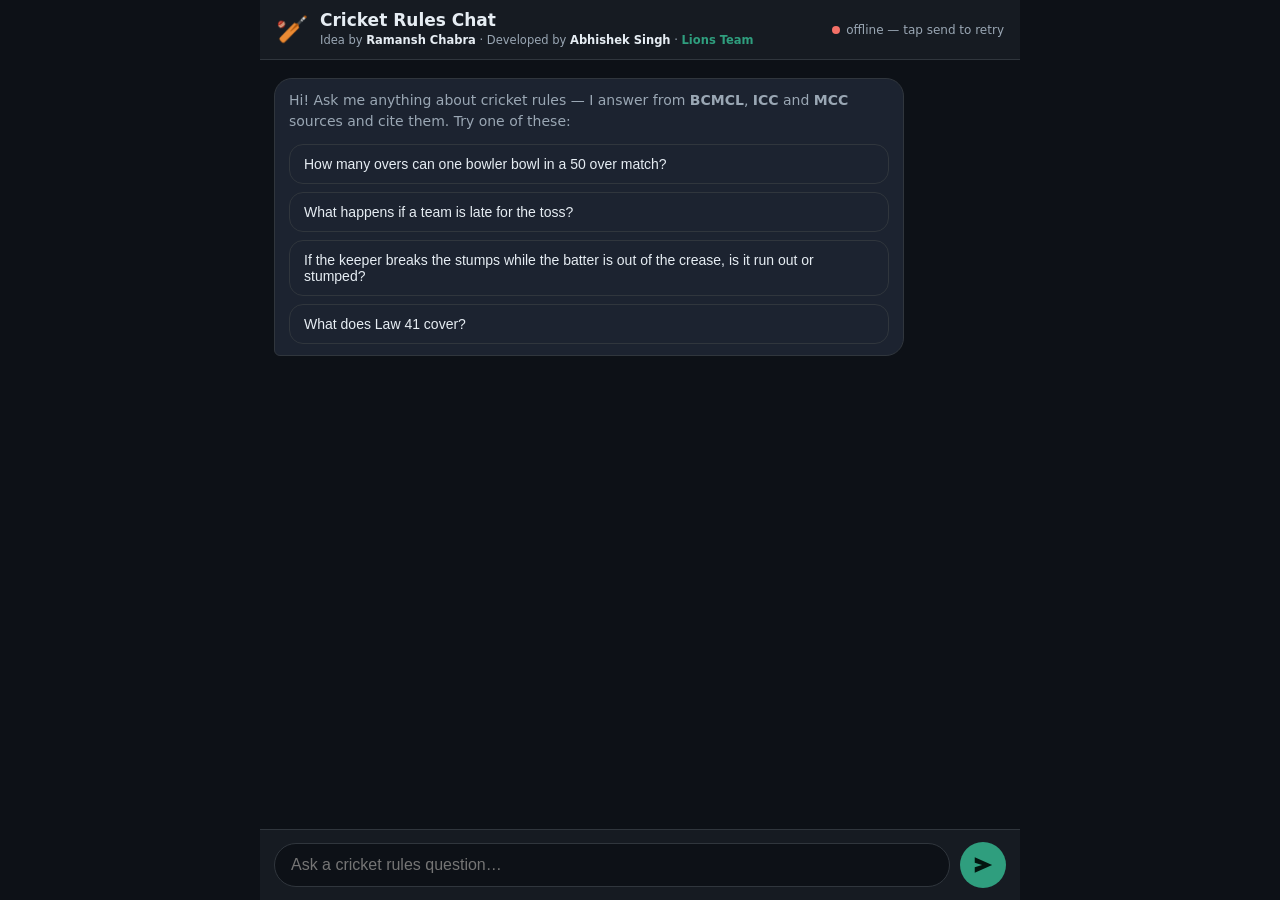
<file: docs/index.html>
<!DOCTYPE html>
<html lang="en">
<head>
<meta charset="UTF-8">
<meta name="viewport" content="width=device-width, initial-scale=1.0, maximum-scale=1.0, viewport-fit=cover">
<meta name="theme-color" content="#0d1117">
<title>Cricket Rules Chat</title>
<link rel="stylesheet" href="style.css">
</head>
<body>
  <div class="chat">
    <header class="bar">
      <div class="title">
        <span class="logo">🏏</span>
        <div class="meta">
          <h1>Cricket Rules Chat</h1>
          <span class="credit">Idea by <b>Ramansh Chabra</b> · Developed by <b>Abhishek Singh</b> · <span class="team">Lions Team</span></span>
        </div>
      </div>
      <span id="health" class="health"><span class="dot"></span>connecting…</span>
    </header>

    <main id="thread" class="thread" aria-live="polite"></main>

    <form id="composer" class="composer" autocomplete="off">
      <input id="question" type="text" inputmode="text"
             placeholder="Ask a cricket rules question…" maxlength="500" />
      <button id="send" type="submit" aria-label="Send">
        <svg viewBox="0 0 24 24" width="22" height="22"><path fill="currentColor" d="M3 20.5v-6l8-2.5-8-2.5v-6l19 8.5z"/></svg>
      </button>
    </form>
  </div>

  <script src="config.js"></script>
  <script src="app.js"></script>
</body>
</html>
</file>
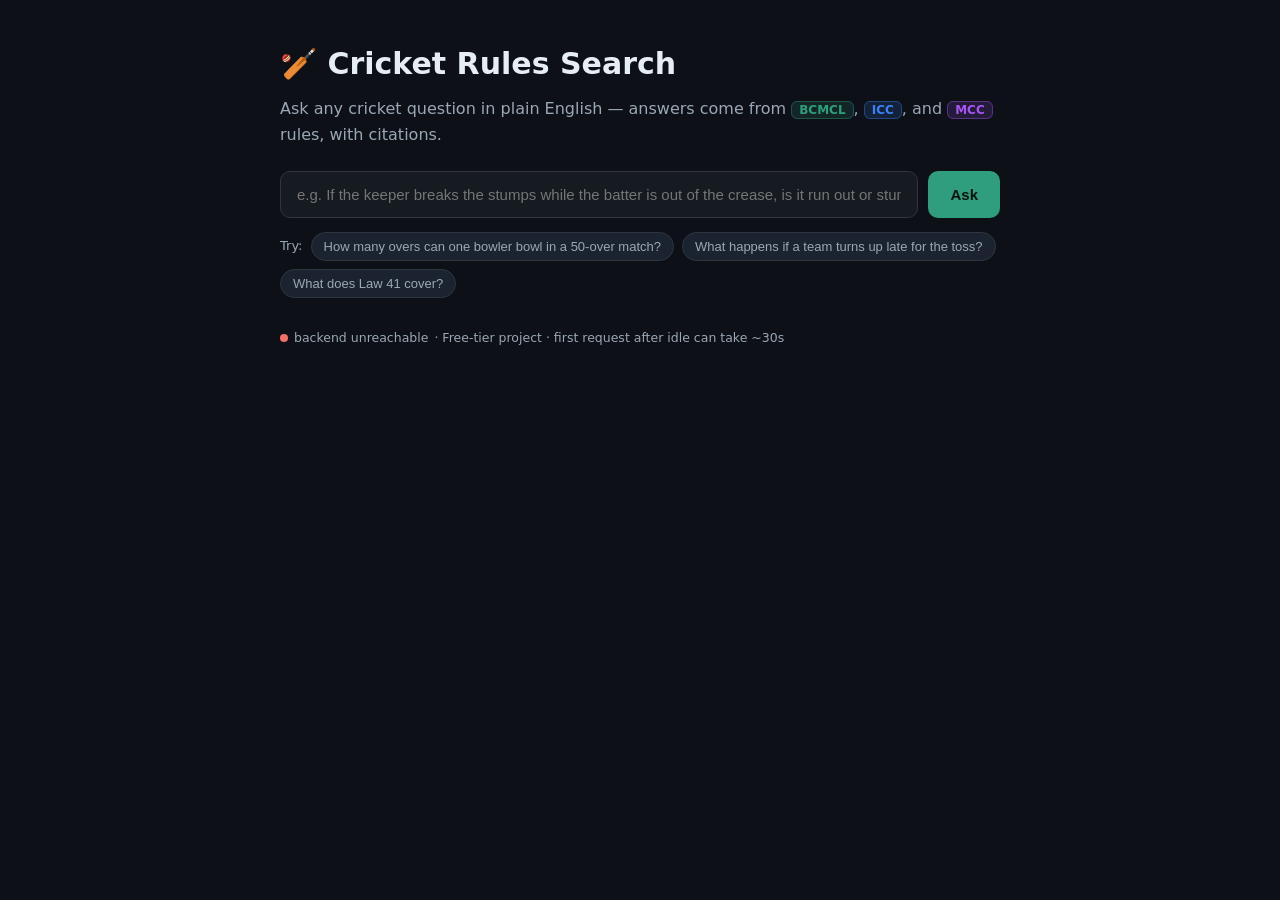
<file: frontend/index.html>
<!DOCTYPE html>
<html lang="en">
<head>
<meta charset="UTF-8">
<meta name="viewport" content="width=device-width, initial-scale=1.0">
<title>Cricket Rules Search</title>
<link rel="stylesheet" href="style.css">
</head>
<body>
  <main class="app">
    <header class="head">
      <h1>🏏 Cricket Rules Search</h1>
      <p class="sub">Ask any cricket question in plain English — answers come from
        <span class="src b">BCMCL</span>, <span class="src i">ICC</span>, and
        <span class="src m">MCC</span> rules, with citations.</p>
    </header>

    <form id="searchForm" class="search">
      <input id="question" type="text" autocomplete="off"
             placeholder="e.g. If the keeper breaks the stumps while the batter is out of the crease, is it run out or stumped?" />
      <button id="askBtn" type="submit">Ask</button>
    </form>

    <div class="examples" id="examples">
      <span>Try:</span>
      <button class="chip">How many overs can one bowler bowl in a 50-over match?</button>
      <button class="chip">What happens if a team turns up late for the toss?</button>
      <button class="chip">What does Law 41 cover?</button>
    </div>

    <section id="status" class="status hidden"></section>

    <section id="result" class="result hidden">
      <div id="answer" class="answer"></div>
      <div id="sources" class="sources"></div>
    </section>

    <footer class="foot">
      <span id="health" class="health">connecting…</span>
      <span>· Free-tier project · first request after idle can take ~30s</span>
    </footer>
  </main>

  <script src="config.js"></script>
  <script src="app.js"></script>
</body>
</html>
</file>
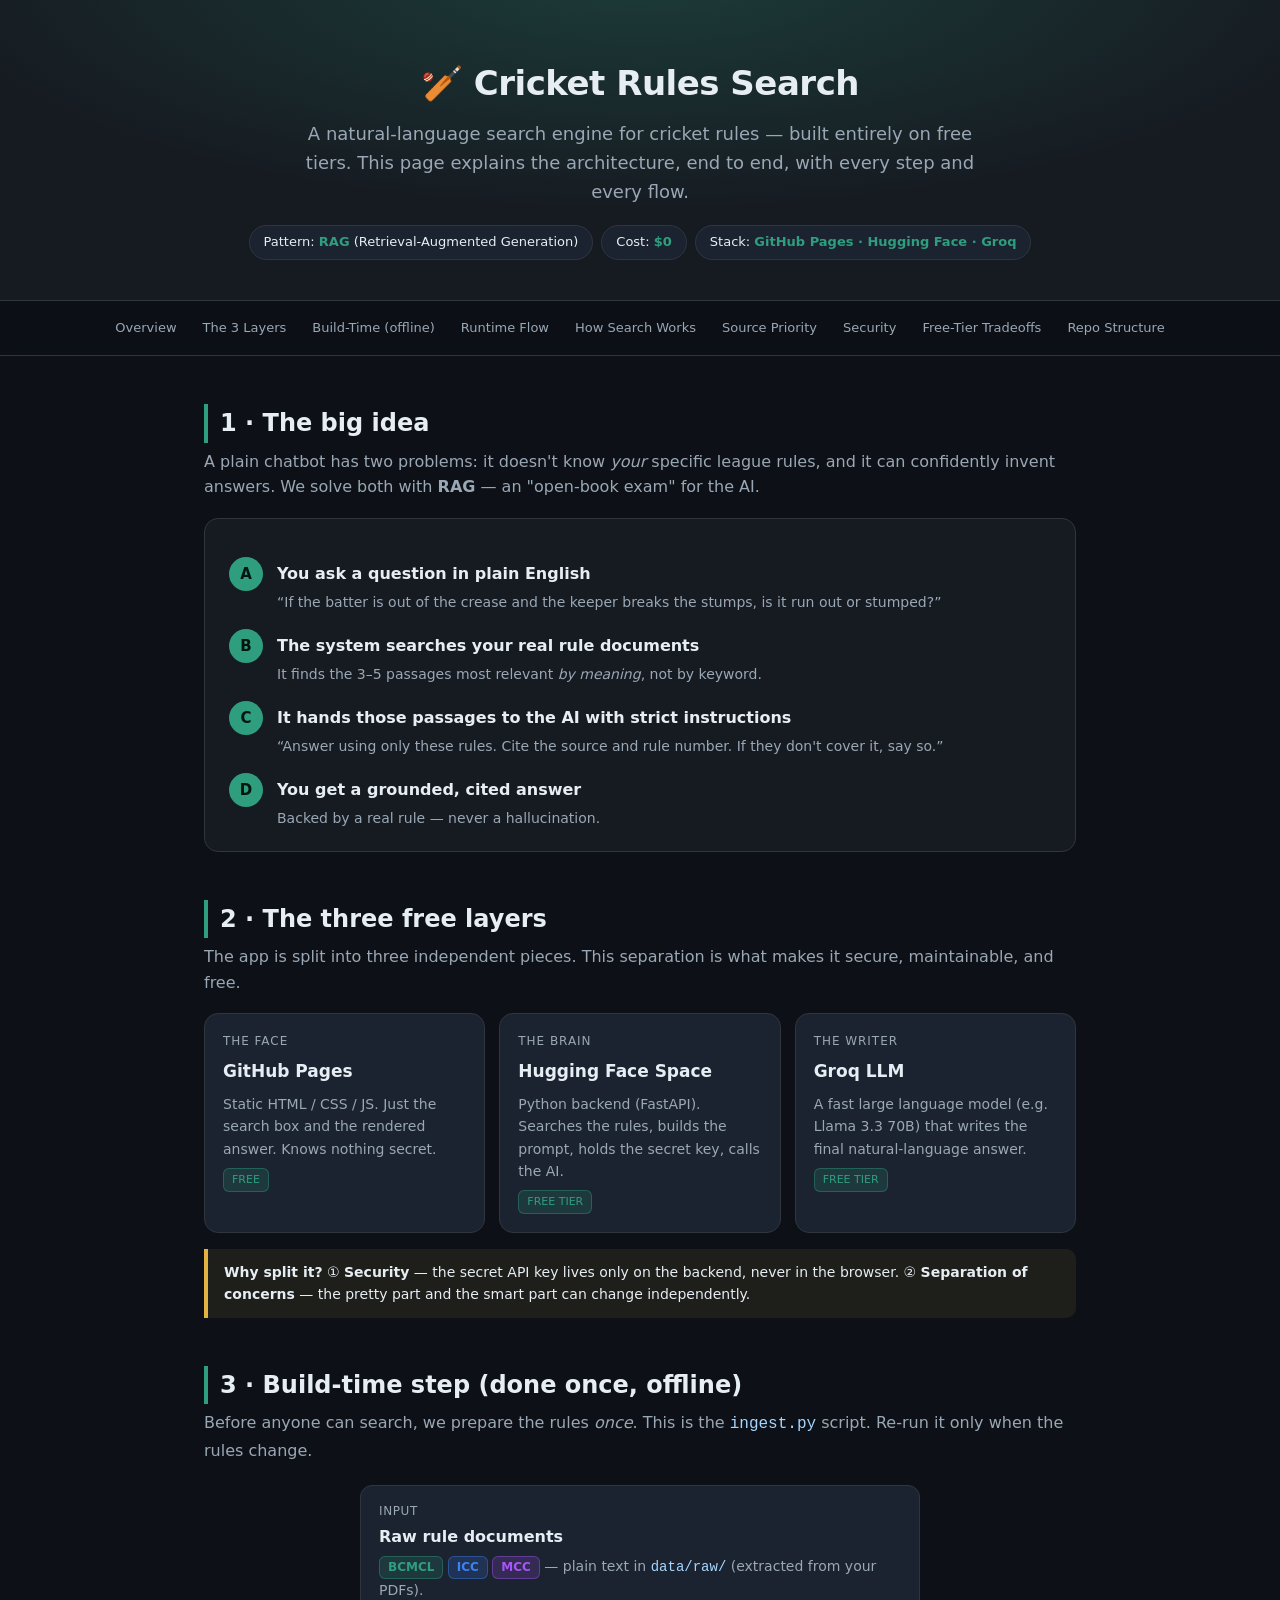
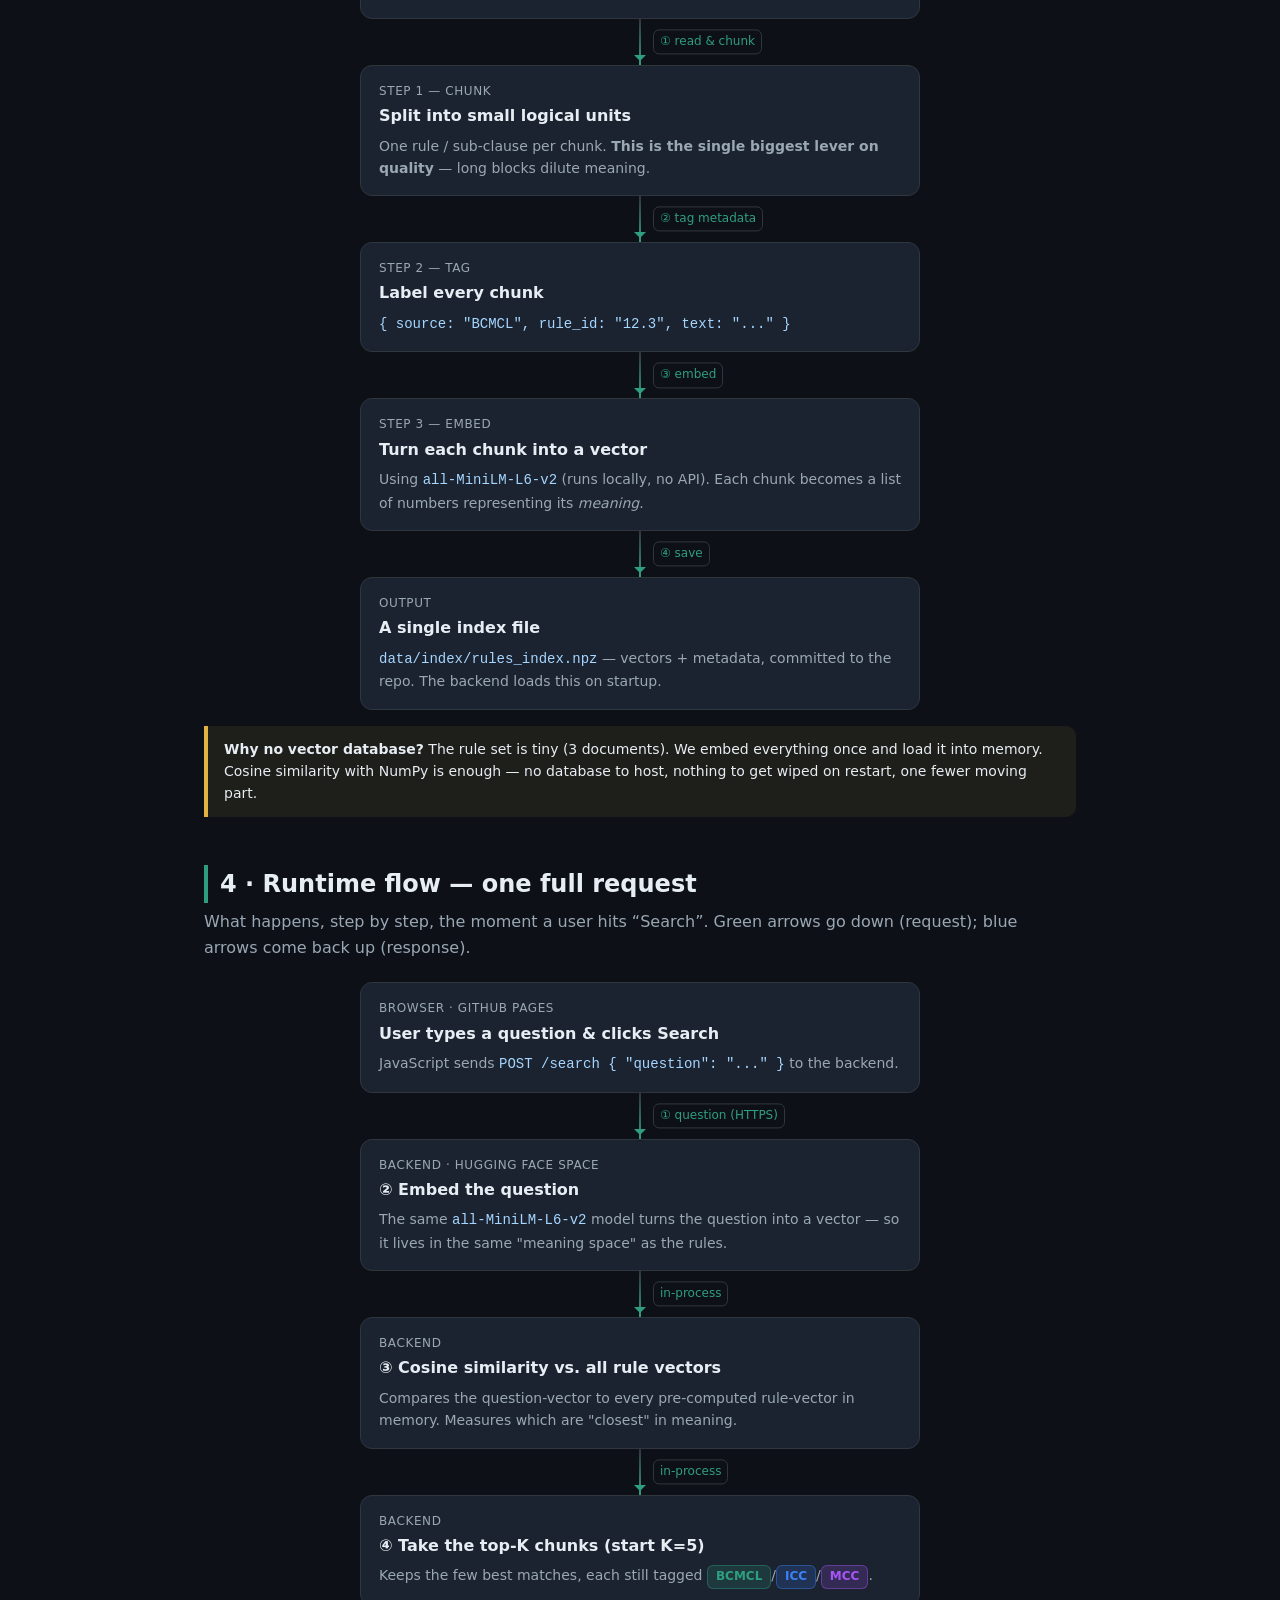
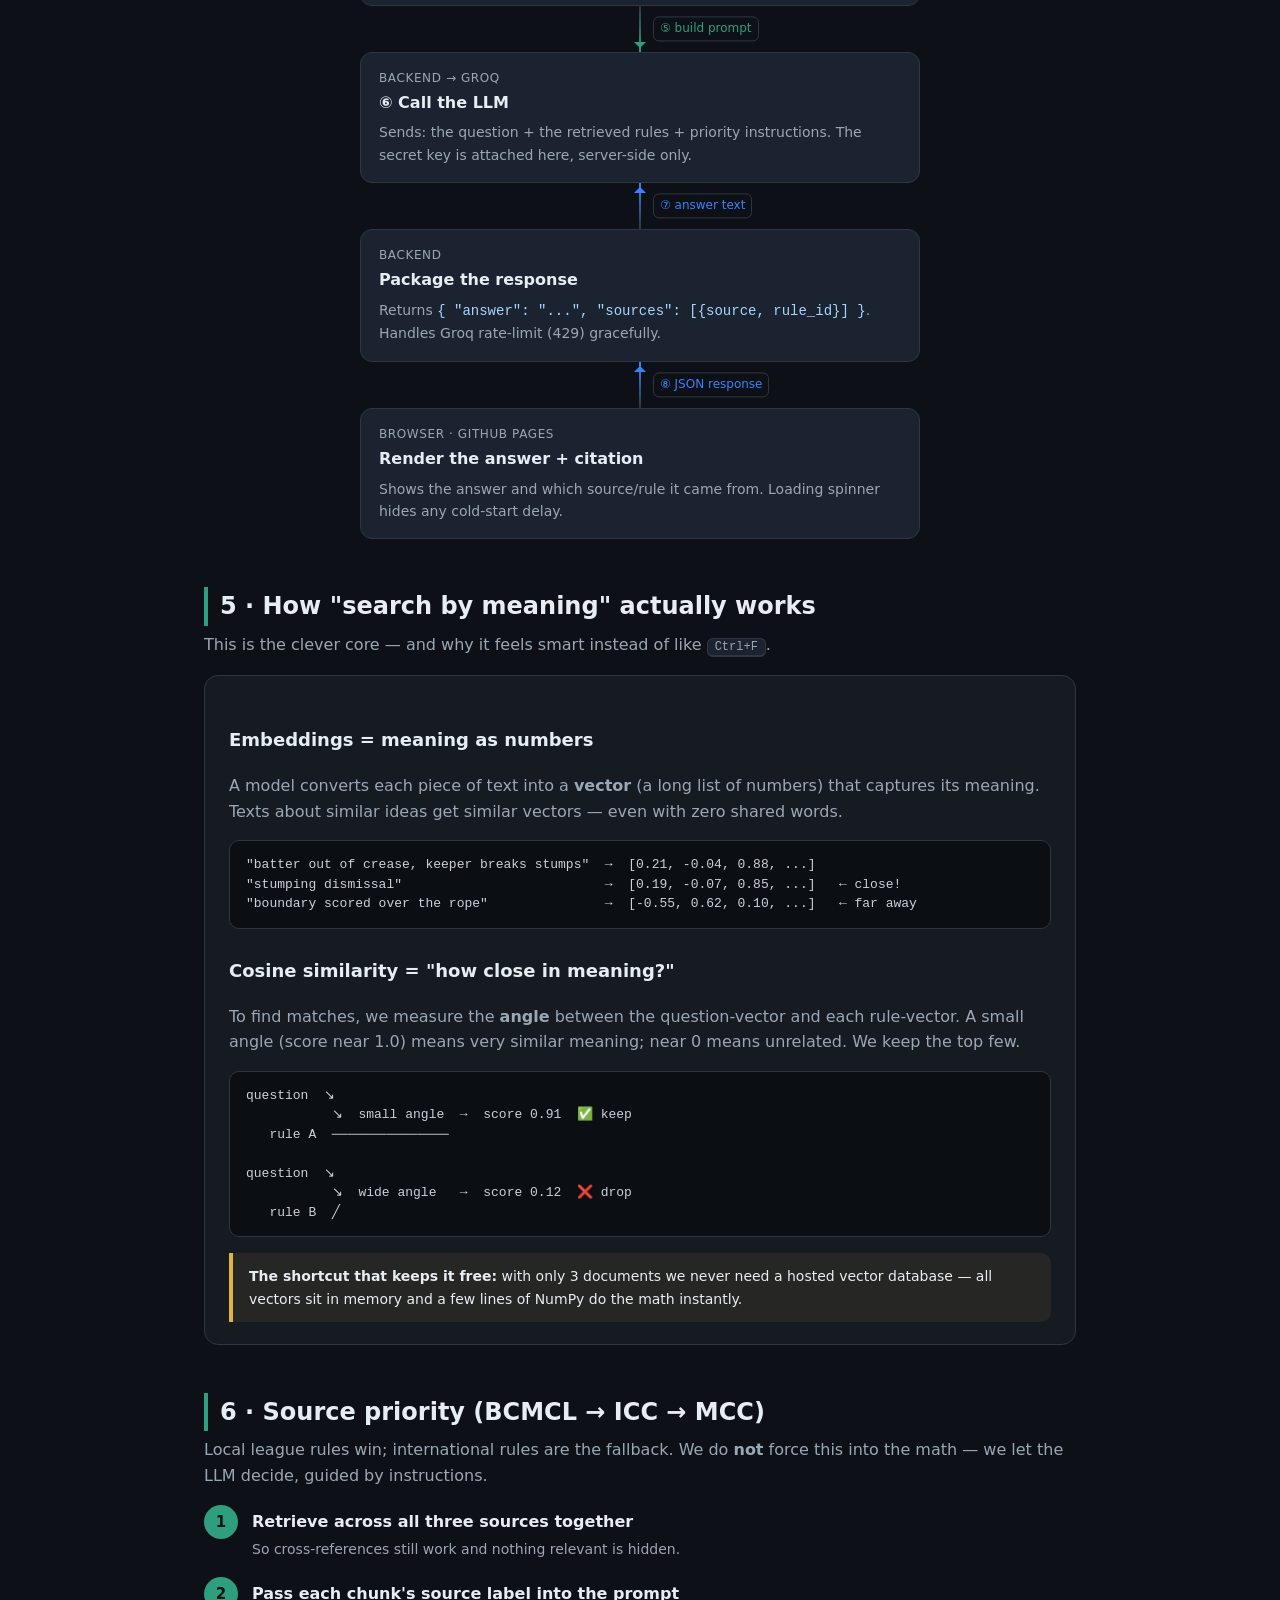
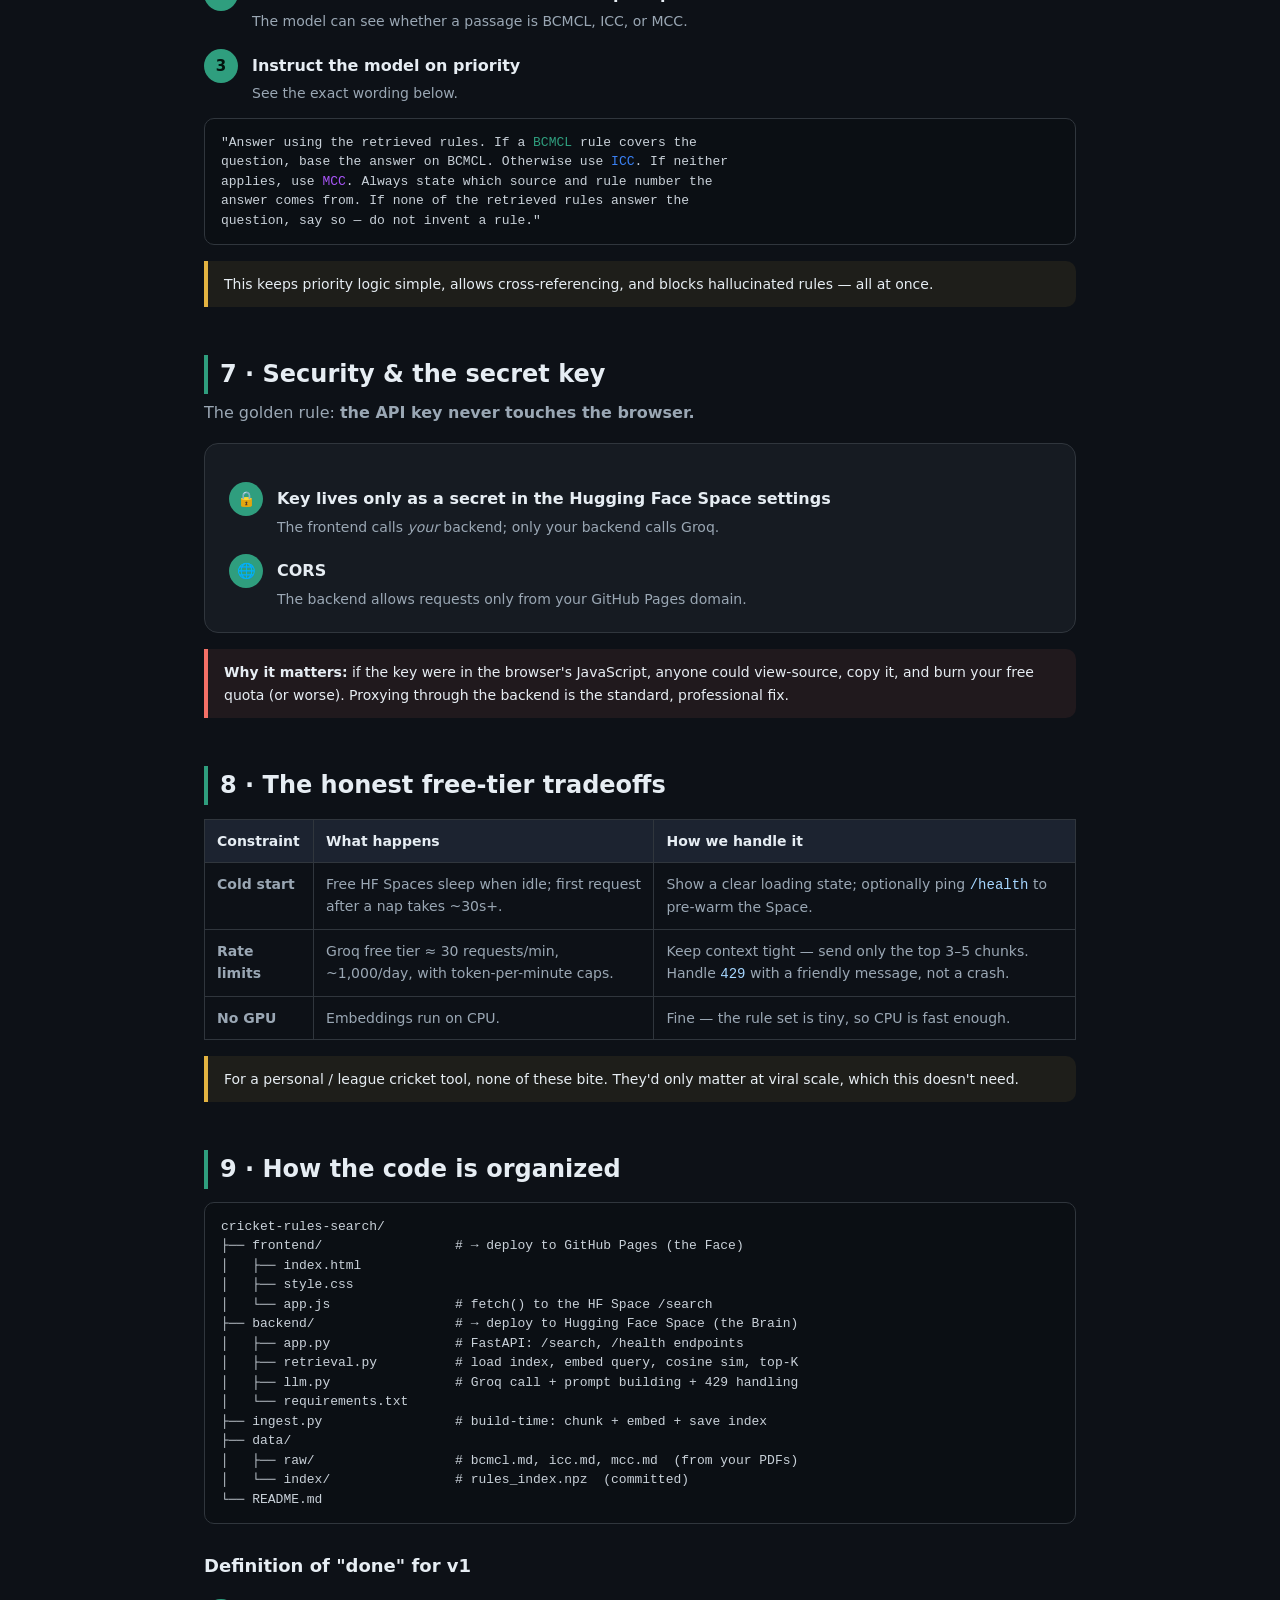
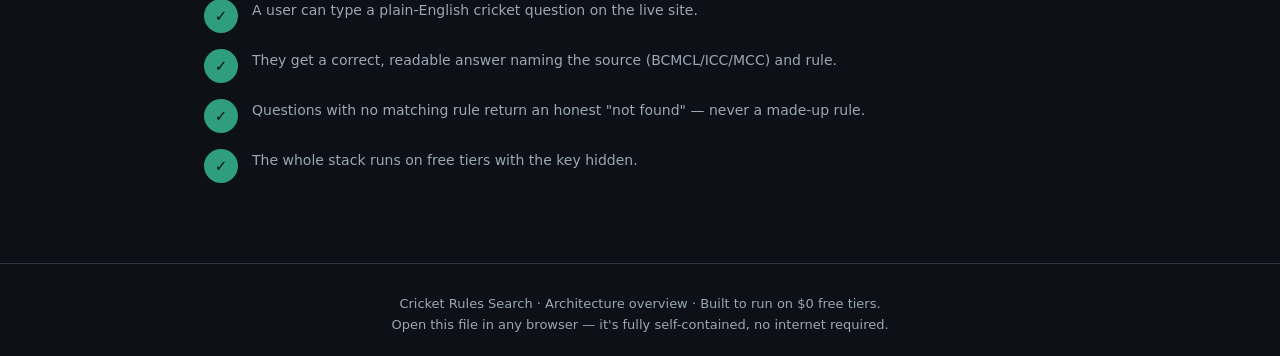
<file: architecture.html>
<!DOCTYPE html>
<html lang="en">
<head>
<meta charset="UTF-8">
<meta name="viewport" content="width=device-width, initial-scale=1.0">
<title>Cricket Rules Search — Architecture Explained</title>
<style>
  :root{
    --bg:#0d1117; --panel:#161b22; --panel2:#1c2330; --line:#30363d;
    --ink:#e6edf3; --muted:#9aa7b4; --accent:#2f9e7e; --accent2:#3b82f6;
    --bcmcl:#2f9e7e; --icc:#3b82f6; --mcc:#a855f7;
    --warn:#e3b341; --danger:#f47067; --code:#0b0f14;
  }
  *{box-sizing:border-box}
  html{scroll-behavior:smooth}
  body{
    margin:0; background:var(--bg); color:var(--ink);
    font-family:"Segoe UI",system-ui,-apple-system,Roboto,Helvetica,Arial,sans-serif;
    line-height:1.6; font-size:16px;
  }
  header.hero{
    padding:56px 24px 40px; text-align:center;
    background:radial-gradient(1200px 400px at 50% -10%, rgba(47,158,126,.25), transparent 60%), var(--panel);
    border-bottom:1px solid var(--line);
  }
  .hero h1{margin:0 0 10px; font-size:34px; letter-spacing:-.5px}
  .hero p{margin:0 auto; max-width:680px; color:var(--muted); font-size:18px}
  .badge-row{margin-top:18px; display:flex; gap:8px; justify-content:center; flex-wrap:wrap}
  .badge{background:var(--panel2); border:1px solid var(--line); border-radius:999px;
    padding:6px 14px; font-size:13px; color:var(--ink)}
  .badge b{color:var(--accent)}
  .wrap{max-width:920px; margin:0 auto; padding:0 24px 80px}
  nav.toc{
    position:sticky; top:0; z-index:5; background:rgba(13,17,23,.92);
    backdrop-filter:blur(6px); border-bottom:1px solid var(--line);
    display:flex; gap:6px; flex-wrap:wrap; padding:12px 24px; justify-content:center;
  }
  nav.toc a{color:var(--muted); text-decoration:none; font-size:13px;
    padding:5px 10px; border-radius:6px}
  nav.toc a:hover{color:var(--ink); background:var(--panel2)}
  section{margin-top:48px}
  h2{font-size:24px; border-left:4px solid var(--accent); padding-left:12px; margin-bottom:6px}
  h3{font-size:18px; color:var(--ink); margin-top:28px}
  .lead{color:var(--muted); margin-top:0}
  .card{background:var(--panel); border:1px solid var(--line); border-radius:14px;
    padding:22px 24px; margin-top:18px}
  .grid3{display:grid; grid-template-columns:repeat(3,1fr); gap:14px; margin-top:18px}
  @media(max-width:760px){.grid3{grid-template-columns:1fr}}
  .layer{border-radius:14px; padding:18px; border:1px solid var(--line); background:var(--panel2)}
  .layer .tag{font-size:12px; text-transform:uppercase; letter-spacing:.08em; color:var(--muted)}
  .layer h4{margin:6px 0 8px; font-size:17px}
  .layer .free{display:inline-block; font-size:11px; background:rgba(47,158,126,.18);
    color:var(--accent); border:1px solid rgba(47,158,126,.4); border-radius:6px; padding:2px 8px; margin-top:8px}
  .layer p{color:var(--muted); font-size:14px; margin:8px 0 0}

  /* vertical flow diagram */
  .flow{display:flex; flex-direction:column; align-items:center; gap:0; margin-top:22px}
  .node{width:100%; max-width:560px; background:var(--panel2); border:1px solid var(--line);
    border-radius:12px; padding:16px 18px; position:relative}
  .node .who{font-size:12px; letter-spacing:.05em; text-transform:uppercase; color:var(--muted)}
  .node .what{font-weight:600; margin-top:2px}
  .node .detail{color:var(--muted); font-size:14px; margin-top:6px}
  .arrow{height:46px; width:2px; background:linear-gradient(var(--line),var(--accent)); position:relative}
  .arrow::after{content:""; position:absolute; bottom:-2px; left:-5px;
    border:6px solid transparent; border-top-color:var(--accent)}
  .arrow .lbl{position:absolute; left:14px; top:50%; transform:translateY(-50%);
    white-space:nowrap; font-size:12px; color:var(--accent); background:var(--bg); padding:2px 6px;
    border:1px solid var(--line); border-radius:6px}
  .arrow.up{background:linear-gradient(var(--accent2),var(--line))}
  .arrow.up::after{content:""; top:-2px; bottom:auto; border:6px solid transparent; border-bottom-color:var(--accent2)}
  .arrow.up .lbl{color:var(--accent2)}

  .step{display:flex; gap:14px; margin-top:16px}
  .step .num{flex:0 0 34px; height:34px; width:34px; border-radius:50%;
    background:var(--accent); color:#03150f; font-weight:700; display:flex;
    align-items:center; justify-content:center; font-size:15px}
  .step .body h4{margin:4px 0 4px; font-size:16px}
  .step .body p{margin:0; color:var(--muted); font-size:14px}

  pre{background:var(--code); border:1px solid var(--line); border-radius:10px;
    padding:14px 16px; overflow:auto; font-size:13px; line-height:1.5}
  code{font-family:"Cascadia Code",Consolas,Menlo,monospace; color:#a5d6ff}
  pre code{color:#c9d1d9}
  .pill{display:inline-block; padding:1px 8px; border-radius:6px; font-size:12px; font-weight:600}
  .pill.b{background:rgba(47,158,126,.18); color:var(--bcmcl); border:1px solid rgba(47,158,126,.4)}
  .pill.i{background:rgba(59,130,246,.18); color:var(--icc); border:1px solid rgba(59,130,246,.4)}
  .pill.m{background:rgba(168,85,247,.18); color:var(--mcc); border:1px solid rgba(168,85,247,.4)}
  table{width:100%; border-collapse:collapse; margin-top:14px; font-size:14px}
  th,td{border:1px solid var(--line); padding:10px 12px; text-align:left; vertical-align:top}
  th{background:var(--panel2); color:var(--ink)}
  td{color:var(--muted)}
  .note{border-left:4px solid var(--warn); background:rgba(227,179,65,.08);
    padding:12px 16px; border-radius:0 10px 10px 0; margin-top:16px; font-size:14px}
  .note.bad{border-left-color:var(--danger); background:rgba(244,112,103,.08)}
  .note b{color:var(--ink)}
  .legend{display:flex; gap:16px; flex-wrap:wrap; margin-top:10px; font-size:13px; color:var(--muted)}
  footer{text-align:center; color:var(--muted); font-size:13px; padding:30px 24px; border-top:1px solid var(--line)}
  .kbd{background:var(--panel2); border:1px solid var(--line); border-bottom-width:2px;
    border-radius:6px; padding:1px 7px; font-size:12px; font-family:monospace}
</style>
</head>
<body>

<header class="hero">
  <h1>🏏 Cricket Rules Search</h1>
  <p>A natural-language search engine for cricket rules — built entirely on free tiers. This page explains the architecture, end to end, with every step and every flow.</p>
  <div class="badge-row">
    <span class="badge">Pattern: <b>RAG</b> (Retrieval-Augmented Generation)</span>
    <span class="badge">Cost: <b>$0</b></span>
    <span class="badge">Stack: <b>GitHub Pages · Hugging Face · Groq</b></span>
  </div>
</header>

<nav class="toc">
  <a href="#overview">Overview</a>
  <a href="#layers">The 3 Layers</a>
  <a href="#buildtime">Build-Time (offline)</a>
  <a href="#runtime">Runtime Flow</a>
  <a href="#search">How Search Works</a>
  <a href="#priority">Source Priority</a>
  <a href="#security">Security</a>
  <a href="#tradeoffs">Free-Tier Tradeoffs</a>
  <a href="#repo">Repo Structure</a>
</nav>

<div class="wrap">

<!-- OVERVIEW -->
<section id="overview">
  <h2>1 · The big idea</h2>
  <p class="lead">A plain chatbot has two problems: it doesn't know <em>your</em> specific league rules, and it can confidently invent answers. We solve both with <b>RAG</b> — an "open-book exam" for the AI.</p>
  <div class="card">
    <div class="step"><div class="num">A</div><div class="body"><h4>You ask a question in plain English</h4><p>“If the batter is out of the crease and the keeper breaks the stumps, is it run out or stumped?”</p></div></div>
    <div class="step"><div class="num">B</div><div class="body"><h4>The system searches your real rule documents</h4><p>It finds the 3–5 passages most relevant <em>by meaning</em>, not by keyword.</p></div></div>
    <div class="step"><div class="num">C</div><div class="body"><h4>It hands those passages to the AI with strict instructions</h4><p>“Answer using only these rules. Cite the source and rule number. If they don't cover it, say so.”</p></div></div>
    <div class="step"><div class="num">D</div><div class="body"><h4>You get a grounded, cited answer</h4><p>Backed by a real rule — never a hallucination.</p></div></div>
  </div>
</section>

<!-- LAYERS -->
<section id="layers">
  <h2>2 · The three free layers</h2>
  <p class="lead">The app is split into three independent pieces. This separation is what makes it secure, maintainable, and free.</p>
  <div class="grid3">
    <div class="layer">
      <div class="tag">The Face</div>
      <h4>GitHub Pages</h4>
      <p>Static HTML / CSS / JS. Just the search box and the rendered answer. Knows nothing secret.</p>
      <span class="free">FREE</span>
    </div>
    <div class="layer">
      <div class="tag">The Brain</div>
      <h4>Hugging Face Space</h4>
      <p>Python backend (FastAPI). Searches the rules, builds the prompt, holds the secret key, calls the AI.</p>
      <span class="free">FREE TIER</span>
    </div>
    <div class="layer">
      <div class="tag">The Writer</div>
      <h4>Groq LLM</h4>
      <p>A fast large language model (e.g. Llama 3.3 70B) that writes the final natural-language answer.</p>
      <span class="free">FREE TIER</span>
    </div>
  </div>
  <div class="note"><b>Why split it?</b> ① <b>Security</b> — the secret API key lives only on the backend, never in the browser. ② <b>Separation of concerns</b> — the pretty part and the smart part can change independently.</div>
</section>

<!-- BUILD TIME -->
<section id="buildtime">
  <h2>3 · Build-time step (done once, offline)</h2>
  <p class="lead">Before anyone can search, we prepare the rules <em>once</em>. This is the <code>ingest.py</code> script. Re-run it only when the rules change.</p>
  <div class="flow">
    <div class="node">
      <div class="who">Input</div>
      <div class="what">Raw rule documents</div>
      <div class="detail"><span class="pill b">BCMCL</span> <span class="pill i">ICC</span> <span class="pill m">MCC</span> — plain text in <code>data/raw/</code> (extracted from your PDFs).</div>
    </div>
    <div class="arrow"><span class="lbl">① read &amp; chunk</span></div>
    <div class="node">
      <div class="who">Step 1 — Chunk</div>
      <div class="what">Split into small logical units</div>
      <div class="detail">One rule / sub-clause per chunk. <b>This is the single biggest lever on quality</b> — long blocks dilute meaning.</div>
    </div>
    <div class="arrow"><span class="lbl">② tag metadata</span></div>
    <div class="node">
      <div class="who">Step 2 — Tag</div>
      <div class="what">Label every chunk</div>
      <div class="detail"><code>{ source: "BCMCL", rule_id: "12.3", text: "..." }</code></div>
    </div>
    <div class="arrow"><span class="lbl">③ embed</span></div>
    <div class="node">
      <div class="who">Step 3 — Embed</div>
      <div class="what">Turn each chunk into a vector</div>
      <div class="detail">Using <code>all-MiniLM-L6-v2</code> (runs locally, no API). Each chunk becomes a list of numbers representing its <em>meaning</em>.</div>
    </div>
    <div class="arrow"><span class="lbl">④ save</span></div>
    <div class="node">
      <div class="who">Output</div>
      <div class="what">A single index file</div>
      <div class="detail"><code>data/index/rules_index.npz</code> — vectors + metadata, committed to the repo. The backend loads this on startup.</div>
    </div>
  </div>
  <div class="note"><b>Why no vector database?</b> The rule set is tiny (3 documents). We embed everything once and load it into memory. Cosine similarity with NumPy is enough — no database to host, nothing to get wiped on restart, one fewer moving part.</div>
</section>

<!-- RUNTIME -->
<section id="runtime">
  <h2>4 · Runtime flow — one full request</h2>
  <p class="lead">What happens, step by step, the moment a user hits “Search”. Green arrows go down (request); blue arrows come back up (response).</p>
  <div class="flow">
    <div class="node">
      <div class="who">Browser · GitHub Pages</div>
      <div class="what">User types a question &amp; clicks Search</div>
      <div class="detail">JavaScript sends <code>POST /search { "question": "..." }</code> to the backend.</div>
    </div>
    <div class="arrow"><span class="lbl">① question (HTTPS)</span></div>
    <div class="node">
      <div class="who">Backend · Hugging Face Space</div>
      <div class="what">② Embed the question</div>
      <div class="detail">The same <code>all-MiniLM-L6-v2</code> model turns the question into a vector — so it lives in the same "meaning space" as the rules.</div>
    </div>
    <div class="arrow"><span class="lbl">in-process</span></div>
    <div class="node">
      <div class="who">Backend</div>
      <div class="what">③ Cosine similarity vs. all rule vectors</div>
      <div class="detail">Compares the question-vector to every pre-computed rule-vector in memory. Measures which are "closest" in meaning.</div>
    </div>
    <div class="arrow"><span class="lbl">in-process</span></div>
    <div class="node">
      <div class="who">Backend</div>
      <div class="what">④ Take the top-K chunks (start K=5)</div>
      <div class="detail">Keeps the few best matches, each still tagged <span class="pill b">BCMCL</span>/<span class="pill i">ICC</span>/<span class="pill m">MCC</span>.</div>
    </div>
    <div class="arrow"><span class="lbl">⑤ build prompt</span></div>
    <div class="node">
      <div class="who">Backend → Groq</div>
      <div class="what">⑥ Call the LLM</div>
      <div class="detail">Sends: the question + the retrieved rules + priority instructions. The secret key is attached here, server-side only.</div>
    </div>
    <div class="arrow up"><span class="lbl">⑦ answer text</span></div>
    <div class="node">
      <div class="who">Backend</div>
      <div class="what">Package the response</div>
      <div class="detail">Returns <code>{ "answer": "...", "sources": [{source, rule_id}] }</code>. Handles Groq rate-limit (429) gracefully.</div>
    </div>
    <div class="arrow up"><span class="lbl">⑧ JSON response</span></div>
    <div class="node">
      <div class="who">Browser · GitHub Pages</div>
      <div class="what">Render the answer + citation</div>
      <div class="detail">Shows the answer and which source/rule it came from. Loading spinner hides any cold-start delay.</div>
    </div>
  </div>
</section>

<!-- SEARCH -->
<section id="search">
  <h2>5 · How "search by meaning" actually works</h2>
  <p class="lead">This is the clever core — and why it feels smart instead of like <kbd class="kbd">Ctrl+F</kbd>.</p>
  <div class="card">
    <h3>Embeddings = meaning as numbers</h3>
    <p style="color:var(--muted)">A model converts each piece of text into a <b>vector</b> (a long list of numbers) that captures its meaning. Texts about similar ideas get similar vectors — even with zero shared words.</p>
    <pre><code>"batter out of crease, keeper breaks stumps"  →  [0.21, -0.04, 0.88, ...]
"stumping dismissal"                          →  [0.19, -0.07, 0.85, ...]   ← close!
"boundary scored over the rope"               →  [-0.55, 0.62, 0.10, ...]   ← far away</code></pre>
    <h3>Cosine similarity = "how close in meaning?"</h3>
    <p style="color:var(--muted)">To find matches, we measure the <b>angle</b> between the question-vector and each rule-vector. A small angle (score near 1.0) means very similar meaning; near 0 means unrelated. We keep the top few.</p>
    <pre><code>question  ↘
           ↘  small angle  →  score 0.91  ✅ keep
   rule A  ───────────────

question  ↘
           ↘  wide angle   →  score 0.12  ❌ drop
   rule B  ╱</code></pre>
    <div class="note"><b>The shortcut that keeps it free:</b> with only 3 documents we never need a hosted vector database — all vectors sit in memory and a few lines of NumPy do the math instantly.</div>
  </div>
</section>

<!-- PRIORITY -->
<section id="priority">
  <h2>6 · Source priority (BCMCL → ICC → MCC)</h2>
  <p class="lead">Local league rules win; international rules are the fallback. We do <b>not</b> force this into the math — we let the LLM decide, guided by instructions.</p>
  <div class="step"><div class="num">1</div><div class="body"><h4>Retrieve across all three sources together</h4><p>So cross-references still work and nothing relevant is hidden.</p></div></div>
  <div class="step"><div class="num">2</div><div class="body"><h4>Pass each chunk's source label into the prompt</h4><p>The model can see whether a passage is BCMCL, ICC, or MCC.</p></div></div>
  <div class="step"><div class="num">3</div><div class="body"><h4>Instruct the model on priority</h4><p>See the exact wording below.</p></div></div>
  <pre><code>"Answer using the retrieved rules. If a <span style="color:#2f9e7e">BCMCL</span> rule covers the
question, base the answer on BCMCL. Otherwise use <span style="color:#3b82f6">ICC</span>. If neither
applies, use <span style="color:#a855f7">MCC</span>. Always state which source and rule number the
answer comes from. If none of the retrieved rules answer the
question, say so — do not invent a rule."</code></pre>
  <div class="note">This keeps priority logic simple, allows cross-referencing, and blocks hallucinated rules — all at once.</div>
</section>

<!-- SECURITY -->
<section id="security">
  <h2>7 · Security &amp; the secret key</h2>
  <p class="lead">The golden rule: <b>the API key never touches the browser.</b></p>
  <div class="card">
    <div class="step"><div class="num">🔒</div><div class="body"><h4>Key lives only as a secret in the Hugging Face Space settings</h4><p>The frontend calls <em>your</em> backend; only your backend calls Groq.</p></div></div>
    <div class="step"><div class="num">🌐</div><div class="body"><h4>CORS</h4><p>The backend allows requests only from your GitHub Pages domain.</p></div></div>
  </div>
  <div class="note bad"><b>Why it matters:</b> if the key were in the browser's JavaScript, anyone could view-source, copy it, and burn your free quota (or worse). Proxying through the backend is the standard, professional fix.</div>
</section>

<!-- TRADEOFFS -->
<section id="tradeoffs">
  <h2>8 · The honest free-tier tradeoffs</h2>
  <table>
    <tr><th>Constraint</th><th>What happens</th><th>How we handle it</th></tr>
    <tr><td><b>Cold start</b></td><td>Free HF Spaces sleep when idle; first request after a nap takes ~30s+.</td><td>Show a clear loading state; optionally ping <code>/health</code> to pre-warm the Space.</td></tr>
    <tr><td><b>Rate limits</b></td><td>Groq free tier ≈ 30 requests/min, ~1,000/day, with token-per-minute caps.</td><td>Keep context tight — send only the top 3–5 chunks. Handle <code>429</code> with a friendly message, not a crash.</td></tr>
    <tr><td><b>No GPU</b></td><td>Embeddings run on CPU.</td><td>Fine — the rule set is tiny, so CPU is fast enough.</td></tr>
  </table>
  <div class="note">For a personal / league cricket tool, none of these bite. They'd only matter at viral scale, which this doesn't need.</div>
</section>

<!-- REPO -->
<section id="repo">
  <h2>9 · How the code is organized</h2>
  <pre><code>cricket-rules-search/
├── frontend/                 # → deploy to GitHub Pages (the Face)
│   ├── index.html
│   ├── style.css
│   └── app.js                # fetch() to the HF Space /search
├── backend/                  # → deploy to Hugging Face Space (the Brain)
│   ├── app.py                # FastAPI: /search, /health endpoints
│   ├── retrieval.py          # load index, embed query, cosine sim, top-K
│   ├── llm.py                # Groq call + prompt building + 429 handling
│   └── requirements.txt
├── ingest.py                 # build-time: chunk + embed + save index
├── data/
│   ├── raw/                  # bcmcl.md, icc.md, mcc.md  (from your PDFs)
│   └── index/                # rules_index.npz  (committed)
└── README.md</code></pre>
  <h3>Definition of "done" for v1</h3>
  <div class="step"><div class="num">✓</div><div class="body"><p>A user can type a plain-English cricket question on the live site.</p></div></div>
  <div class="step"><div class="num">✓</div><div class="body"><p>They get a correct, readable answer naming the source (BCMCL/ICC/MCC) and rule.</p></div></div>
  <div class="step"><div class="num">✓</div><div class="body"><p>Questions with no matching rule return an honest "not found" — never a made-up rule.</p></div></div>
  <div class="step"><div class="num">✓</div><div class="body"><p>The whole stack runs on free tiers with the key hidden.</p></div></div>
</section>

</div>

<footer>
  Cricket Rules Search · Architecture overview · Built to run on $0 free tiers.<br>
  Open this file in any browser — it's fully self-contained, no internet required.
</footer>

</body>
</html>
</file>
<file: docs/style.css>
:root{
  --bg:#0d1117; --panel:#161b22; --panel2:#1c2330; --line:#30363d;
  --ink:#e6edf3; --muted:#9aa7b4; --accent:#2f9e7e; --accent-ink:#03150f;
  --user:#2f9e7e; --bot:#1c2330; --danger:#f47067;
  --bcmcl:#2f9e7e; --icc:#3b82f6; --mcc:#a855f7;
  --bar-h:60px; --composer-h:72px;
}
*{box-sizing:border-box; -webkit-tap-highlight-color:transparent}
html,body{height:100%}
body{
  margin:0; background:var(--bg); color:var(--ink);
  font-family:"Segoe UI",system-ui,-apple-system,Roboto,Helvetica,Arial,sans-serif;
  line-height:1.5; overscroll-behavior:none;
}

/* full-height app shell; uses dynamic viewport height for mobile browser bars */
.chat{
  display:flex; flex-direction:column;
  height:100vh; height:100dvh;
  max-width:760px; margin:0 auto; background:var(--bg);
}

/* top bar */
.bar{
  flex:0 0 auto; min-height:var(--bar-h);
  display:flex; align-items:center; justify-content:space-between; gap:10px;
  padding:9px 16px; border-bottom:1px solid var(--line); background:var(--panel);
  padding-top:calc(9px + env(safe-area-inset-top));
}
.title{display:flex; align-items:center; gap:12px; min-width:0}
.logo{font-size:26px; flex:0 0 auto}
.meta{min-width:0}
.bar h1{font-size:17px; margin:0; font-weight:650; line-height:1.2}
.credit{
  display:block; font-size:11.5px; color:var(--muted); margin-top:2px;
  white-space:nowrap; overflow:hidden; text-overflow:ellipsis;
}
.credit b{color:var(--ink); font-weight:600}
.credit .team{color:var(--accent); font-weight:700}
.health{display:inline-flex; align-items:center; gap:6px; font-size:12px; color:var(--muted); flex:0 0 auto}
.dot{width:8px; height:8px; border-radius:50%; background:var(--muted); flex:0 0 auto}
.dot.ok{background:var(--accent)} .dot.bad{background:var(--danger)}

/* message thread (scroll area) */
.thread{
  flex:1 1 auto; overflow-y:auto; -webkit-overflow-scrolling:touch;
  padding:18px 14px; display:flex; flex-direction:column; gap:14px;
}
.row{display:flex; width:100%}
.row.user{justify-content:flex-end}
.row.bot{justify-content:flex-start}

.bubble{
  max-width:86%; padding:11px 14px; border-radius:18px; font-size:15.5px;
  white-space:pre-wrap; word-wrap:break-word; animation:pop .18s ease-out;
}
.row.user .bubble{
  background:var(--user); color:var(--accent-ink); border-bottom-right-radius:6px;
}
.row.bot .bubble{
  background:var(--bot); color:var(--ink); border:1px solid var(--line);
  border-bottom-left-radius:6px;
}
.row.bot .bubble.error{border-color:var(--danger); color:var(--danger)}
@keyframes pop{from{opacity:0; transform:translateY(6px)}to{opacity:1; transform:none}}

/* sources under a bot answer */
.srcs{display:flex; flex-wrap:wrap; gap:6px; margin-top:10px}
.tag{
  font-size:11.5px; font-weight:600; padding:3px 8px; border-radius:999px;
  border:1px solid var(--line); color:var(--muted); background:rgba(255,255,255,.02);
}
.tag .s{font-weight:700}
.tag.b .s{color:var(--bcmcl)} .tag.i .s{color:var(--icc)} .tag.m .s{color:var(--mcc)}

/* welcome + quick replies */
.welcome{color:var(--muted); font-size:14px}
.chips{display:flex; flex-direction:column; gap:8px; margin-top:12px}
.chip{
  text-align:left; background:var(--panel2); border:1px solid var(--line);
  color:var(--ink); border-radius:14px; padding:11px 14px; font-size:14px; cursor:pointer;
}
.chip:active{transform:scale(.99)}
.chip:hover{border-color:var(--accent)}

/* typing indicator */
.typing{display:inline-flex; gap:4px; padding:4px 2px}
.typing span{width:7px; height:7px; border-radius:50%; background:var(--muted); animation:blink 1.2s infinite}
.typing span:nth-child(2){animation-delay:.2s}
.typing span:nth-child(3){animation-delay:.4s}
@keyframes blink{0%,60%,100%{opacity:.25}30%{opacity:1}}
.hint{font-size:12px; color:var(--muted); margin-top:6px}

/* composer (input bar pinned to bottom) */
.composer{
  flex:0 0 auto; display:flex; gap:10px; align-items:center;
  padding:12px 14px; border-top:1px solid var(--line); background:var(--panel);
  padding-bottom:calc(12px + env(safe-area-inset-bottom));
}
#question{
  flex:1; background:var(--bg); border:1px solid var(--line); color:var(--ink);
  border-radius:22px; padding:12px 16px; font-size:16px; outline:none;  /* 16px stops iOS zoom */
}
#question:focus{border-color:var(--accent)}
#send{
  flex:0 0 auto; width:46px; height:46px; border:0; border-radius:50%;
  background:var(--accent); color:var(--accent-ink); cursor:pointer;
  display:flex; align-items:center; justify-content:center;
}
#send:disabled{opacity:.45; cursor:not-allowed}

/* small phones: keep the credit fully visible, shrink health to its dot */
@media (max-width:480px){
  .credit{white-space:normal}
  .health{font-size:0; gap:0}
  .health .dot{width:9px; height:9px}
}
</file>
<file: frontend/style.css>
:root{
  --bg:#0d1117; --panel:#161b22; --panel2:#1c2330; --line:#30363d;
  --ink:#e6edf3; --muted:#9aa7b4; --accent:#2f9e7e;
  --bcmcl:#2f9e7e; --icc:#3b82f6; --mcc:#a855f7; --danger:#f47067;
}
*{box-sizing:border-box}
body{
  margin:0; background:var(--bg); color:var(--ink); min-height:100vh;
  font-family:"Segoe UI",system-ui,-apple-system,Roboto,Helvetica,Arial,sans-serif;
  line-height:1.6;
}
.app{max-width:760px; margin:0 auto; padding:40px 20px 60px}
.head h1{font-size:30px; margin:0 0 8px}
.sub{color:var(--muted); margin:0 0 24px}
.src{font-size:12px; font-weight:700; padding:1px 7px; border-radius:6px}
.src.b{color:var(--bcmcl); background:rgba(47,158,126,.15); border:1px solid rgba(47,158,126,.4)}
.src.i{color:var(--icc); background:rgba(59,130,246,.15); border:1px solid rgba(59,130,246,.4)}
.src.m{color:var(--mcc); background:rgba(168,85,247,.15); border:1px solid rgba(168,85,247,.4)}

.search{display:flex; gap:10px; margin-bottom:14px}
#question{
  flex:1; background:var(--panel); border:1px solid var(--line); color:var(--ink);
  border-radius:10px; padding:14px 16px; font-size:15px; outline:none;
}
#question:focus{border-color:var(--accent)}
#askBtn{
  background:var(--accent); color:#03150f; border:0; border-radius:10px;
  padding:0 22px; font-size:15px; font-weight:700; cursor:pointer;
}
#askBtn:disabled{opacity:.5; cursor:not-allowed}

.examples{display:flex; flex-wrap:wrap; gap:8px; align-items:center; margin-bottom:24px}
.examples span{color:var(--muted); font-size:13px}
.chip{
  background:var(--panel2); border:1px solid var(--line); color:var(--muted);
  border-radius:999px; padding:6px 12px; font-size:13px; cursor:pointer; text-align:left;
}
.chip:hover{color:var(--ink); border-color:var(--accent)}

.status{padding:16px; border-radius:10px; background:var(--panel); border:1px solid var(--line); margin-bottom:16px}
.status.warn{border-color:var(--danger); color:var(--danger)}
.spinner{
  display:inline-block; width:16px; height:16px; border:2px solid var(--line);
  border-top-color:var(--accent); border-radius:50%; animation:spin .8s linear infinite;
  vertical-align:-3px; margin-right:8px;
}
@keyframes spin{to{transform:rotate(360deg)}}

.result{margin-top:8px}
.answer{
  background:var(--panel); border:1px solid var(--line); border-left:4px solid var(--accent);
  border-radius:0 12px 12px 0; padding:20px 22px; white-space:pre-wrap; font-size:15.5px;
}
.sources{margin-top:14px; display:flex; flex-direction:column; gap:8px}
.source-card{
  background:var(--panel2); border:1px solid var(--line); border-radius:10px; padding:10px 14px; font-size:13px;
}
.source-card .meta{color:var(--muted)}
.sources h3{font-size:13px; text-transform:uppercase; letter-spacing:.08em; color:var(--muted); margin:6px 0}

.foot{margin-top:30px; color:var(--muted); font-size:12.5px; display:flex; gap:6px; flex-wrap:wrap}
.health{display:inline-flex; align-items:center; gap:6px}
.dot{width:8px; height:8px; border-radius:50%; background:var(--muted)}
.dot.ok{background:var(--accent)} .dot.bad{background:var(--danger)}
.hidden{display:none}
</file>
